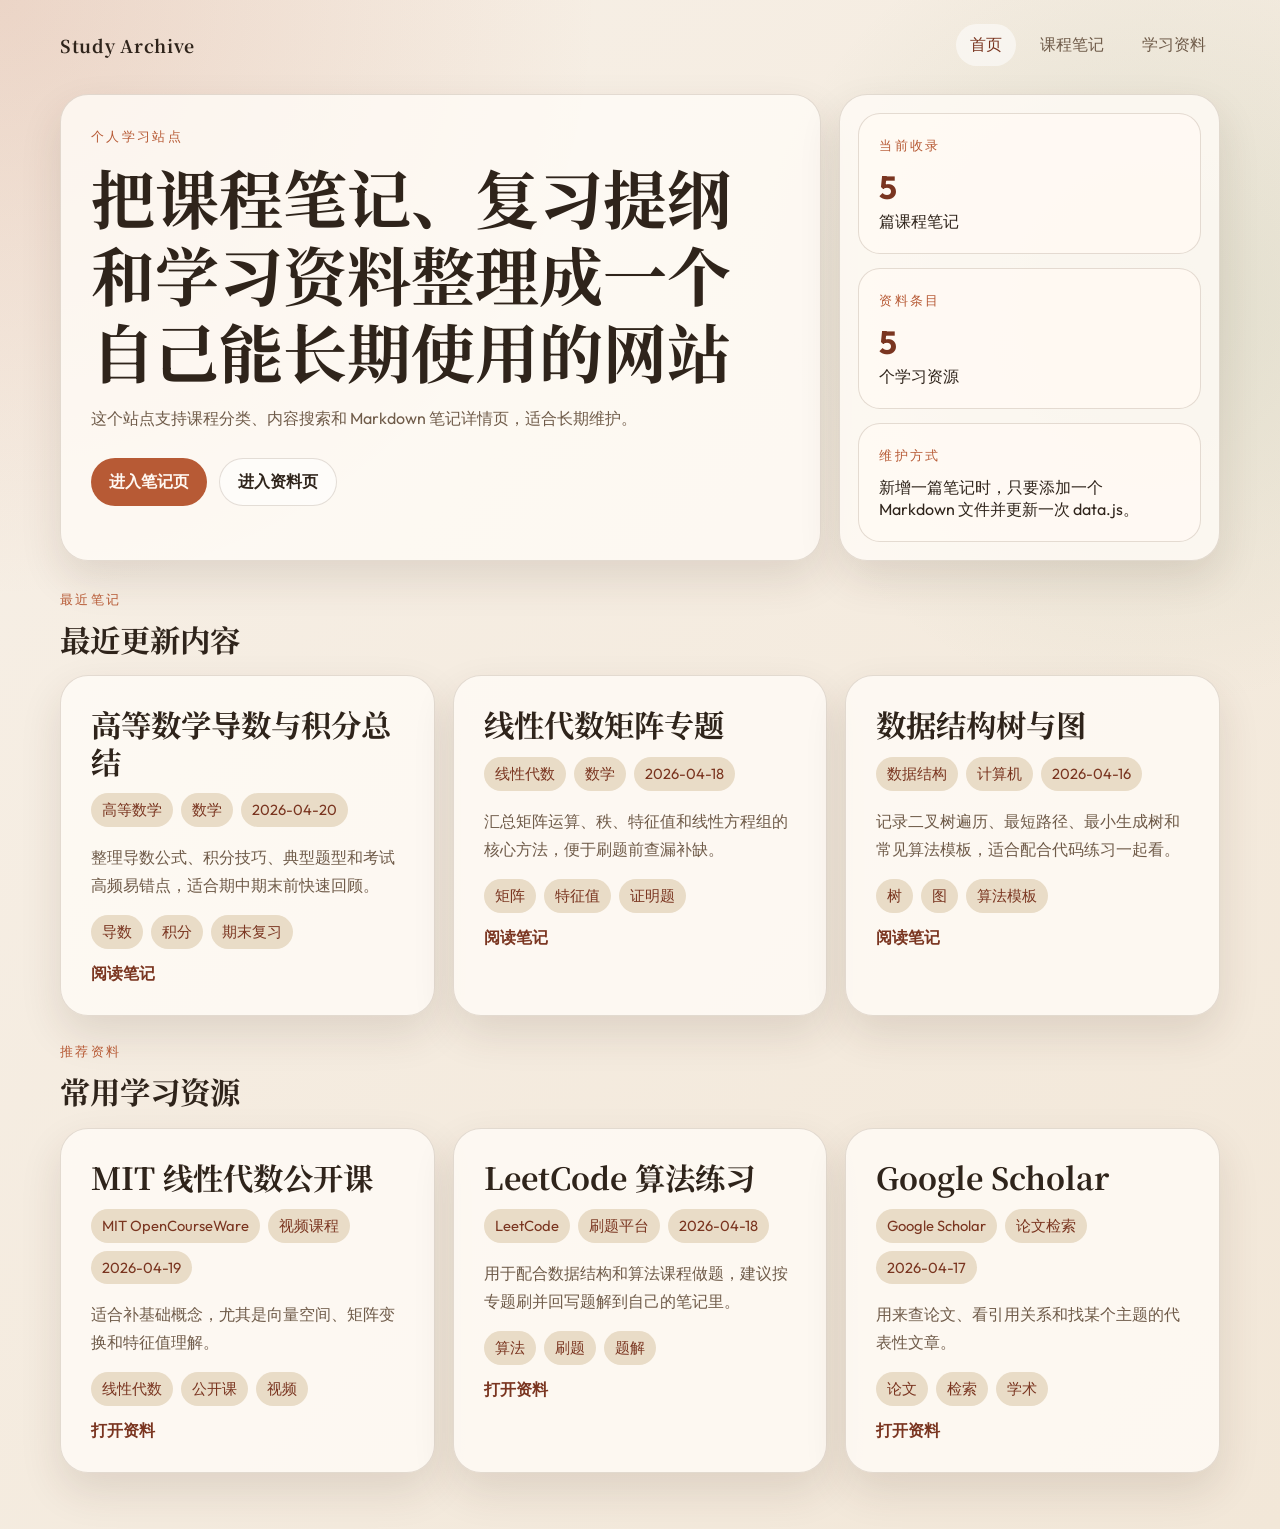
<file: index.html>
<!DOCTYPE html>
<html lang="zh-CN">
<head>
  <meta charset="UTF-8">
  <meta name="viewport" content="width=device-width, initial-scale=1.0">
  <title>学习资料库</title>
  <link rel="preconnect" href="https://fonts.googleapis.com">
  <link rel="preconnect" href="https://fonts.gstatic.com" crossorigin>
  <link href="https://fonts.googleapis.com/css2?family=Noto+Serif+SC:wght@400;600;700&family=Outfit:wght@400;500;600;700&display=swap" rel="stylesheet">
  <link rel="stylesheet" href="styles.css">
</head>
<body>
  <div class="page-shell">
    <header class="hero">
      <nav class="topbar">
        <div class="brand">Study Archive</div>
        <div class="nav-links">
          <a class="active" href="index.html">首页</a>
          <a href="notes.html">课程笔记</a>
          <a href="resources.html">学习资料</a>
        </div>
      </nav>

      <section class="hero-panel">
        <div class="hero-copy">
          <p class="eyebrow">个人学习站点</p>
          <h1>把课程笔记、复习提纲和学习资料整理成一个自己能长期使用的网站</h1>
          <p class="hero-text">这个站点支持课程分类、内容搜索和 Markdown 笔记详情页，适合长期维护。</p>
          <div class="hero-actions">
            <a class="button primary" href="notes.html">进入笔记页</a>
            <a class="button secondary" href="resources.html">进入资料页</a>
          </div>
        </div>

        <aside class="hero-side">
          <div class="mini-card">
            <p class="mini-label">当前收录</p>
            <strong id="note-count">0</strong>
            <span>篇课程笔记</span>
          </div>
          <div class="mini-card">
            <p class="mini-label">资料条目</p>
            <strong id="resource-count">0</strong>
            <span>个学习资源</span>
          </div>
          <div class="mini-card">
            <p class="mini-label">维护方式</p>
            <span>新增一篇笔记时，只要添加一个 Markdown 文件并更新一次 data.js。</span>
          </div>
        </aside>
      </section>
    </header>

    <main>
      <section class="section-heading">
        <p class="eyebrow">最近笔记</p>
        <h2>最近更新内容</h2>
      </section>
      <section id="latest-notes" class="card-list"></section>

      <section class="section-heading">
        <p class="eyebrow">推荐资料</p>
        <h2>常用学习资源</h2>
      </section>
      <section id="featured-resources" class="card-list"></section>
    </main>
  </div>

  <script src="data.js"></script>
  <script src="script.js"></script>
</body>
</html>
</file>
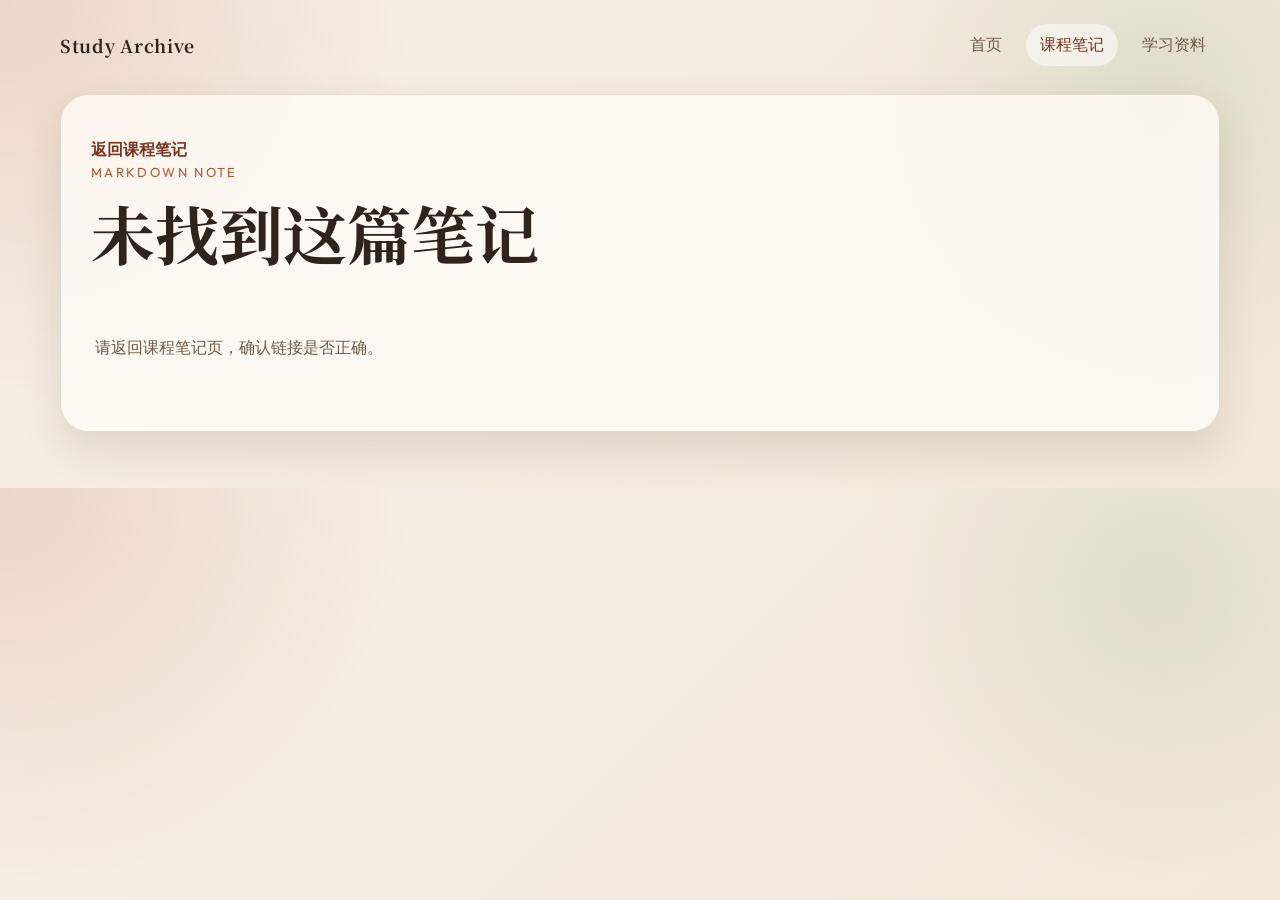
<file: note.html>
<!DOCTYPE html>
<html lang="zh-CN">
<head>
  <meta charset="UTF-8">
  <meta name="viewport" content="width=device-width, initial-scale=1.0">
  <title>笔记详情</title>
  <link rel="preconnect" href="https://fonts.googleapis.com">
  <link rel="preconnect" href="https://fonts.gstatic.com" crossorigin>
  <link href="https://fonts.googleapis.com/css2?family=Noto+Serif+SC:wght@400;600;700&family=Outfit:wght@400;500;600;700&display=swap" rel="stylesheet">
  <link rel="stylesheet" href="styles.css">
</head>
<body>
  <div class="page-shell">
    <nav class="topbar compact">
      <div class="brand">Study Archive</div>
      <div class="nav-links">
        <a href="index.html">首页</a>
        <a class="active" href="notes.html">课程笔记</a>
        <a href="resources.html">学习资料</a>
      </div>
    </nav>

    <main>
      <section class="note-shell">
        <a class="back-link" href="notes.html">返回课程笔记</a>
        <p class="eyebrow">Markdown Note</p>
        <h1 id="note-title">加载中...</h1>
        <div id="note-meta" class="meta-row"></div>
        <div id="note-tags" class="tag-row note-tags"></div>
        <p id="note-state" class="empty-state"></p>
        <article id="note-article" class="markdown-body"></article>
      </section>
    </main>
  </div>

  <script src="data.js"></script>
  <script src="script.js"></script>
</body>
</html>
</file>
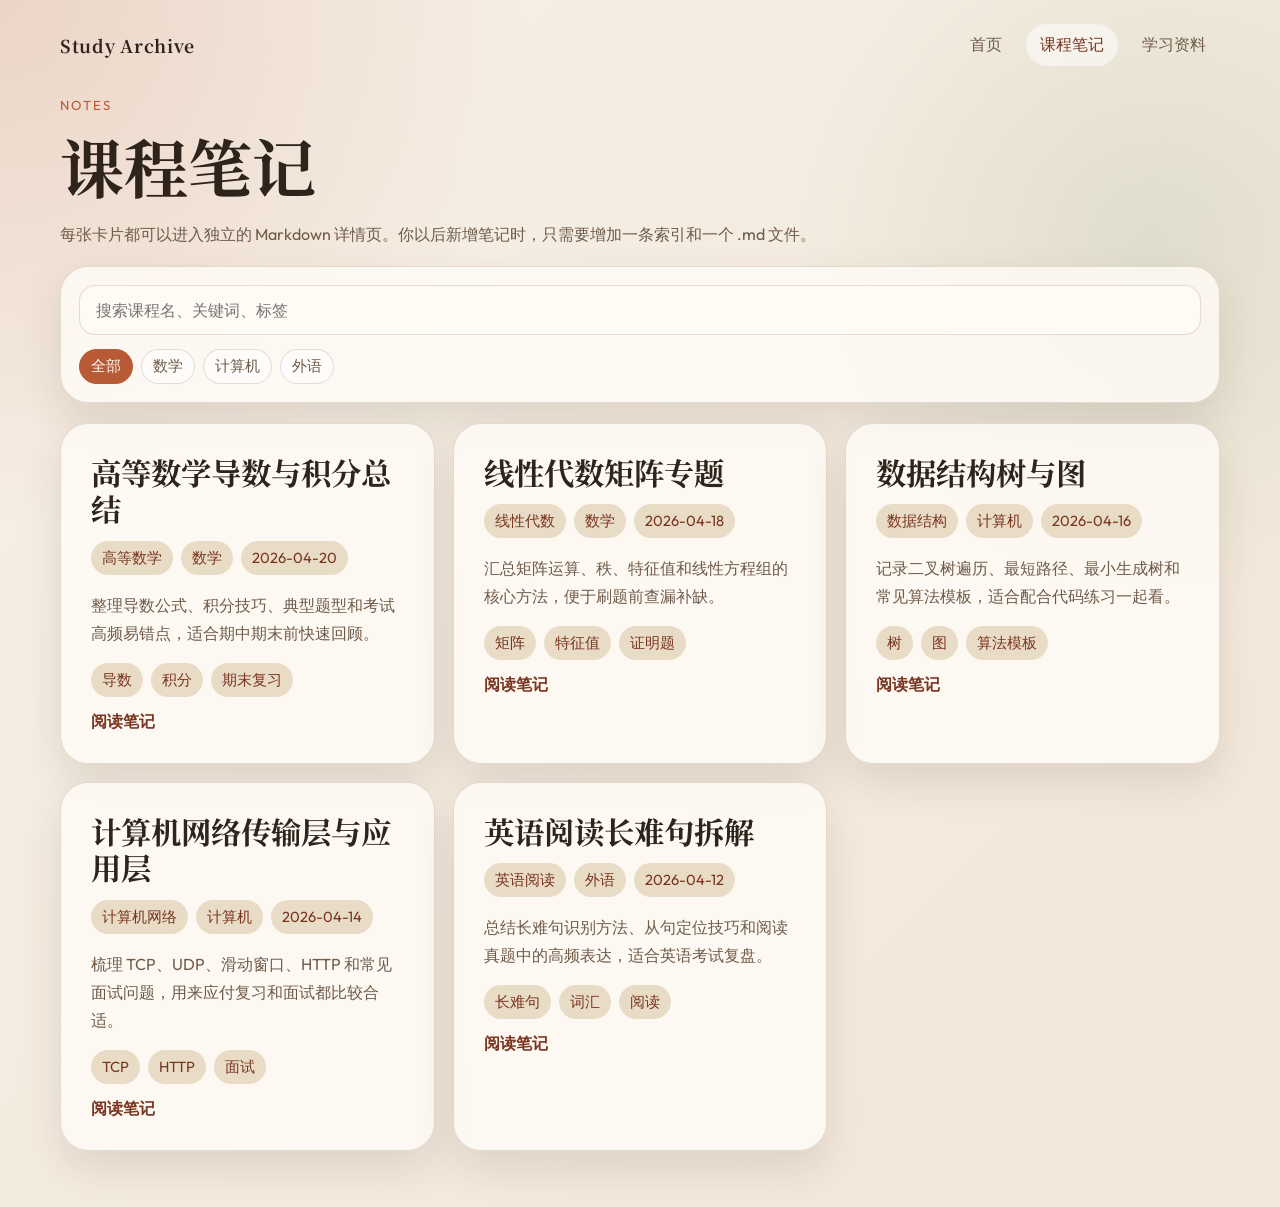
<file: notes.html>
<!DOCTYPE html>
<html lang="zh-CN">
<head>
  <meta charset="UTF-8">
  <meta name="viewport" content="width=device-width, initial-scale=1.0">
  <title>课程笔记</title>
  <link rel="preconnect" href="https://fonts.googleapis.com">
  <link rel="preconnect" href="https://fonts.gstatic.com" crossorigin>
  <link href="https://fonts.googleapis.com/css2?family=Noto+Serif+SC:wght@400;600;700&family=Outfit:wght@400;500;600;700&display=swap" rel="stylesheet">
  <link rel="stylesheet" href="styles.css">
</head>
<body>
  <div class="page-shell">
    <nav class="topbar compact">
      <div class="brand">Study Archive</div>
      <div class="nav-links">
        <a href="index.html">首页</a>
        <a class="active" href="notes.html">课程笔记</a>
        <a href="resources.html">学习资料</a>
      </div>
    </nav>

    <main>
      <section class="section-heading">
        <p class="eyebrow">Notes</p>
        <h1>课程笔记</h1>
        <p>每张卡片都可以进入独立的 Markdown 详情页。你以后新增笔记时，只需要增加一条索引和一个 .md 文件。</p>
      </section>

      <section class="toolbar">
        <input id="notes-search" class="search-input" type="search" placeholder="搜索课程名、关键词、标签">
        <div id="notes-filters" class="filter-row"></div>
      </section>

      <section id="notes-list" class="card-list"></section>
      <p id="notes-empty" class="empty-state hidden">没有匹配到内容，你可以修改关键词或者分类。</p>
    </main>
  </div>

  <script src="data.js"></script>
  <script src="script.js"></script>
</body>
</html>
</file>
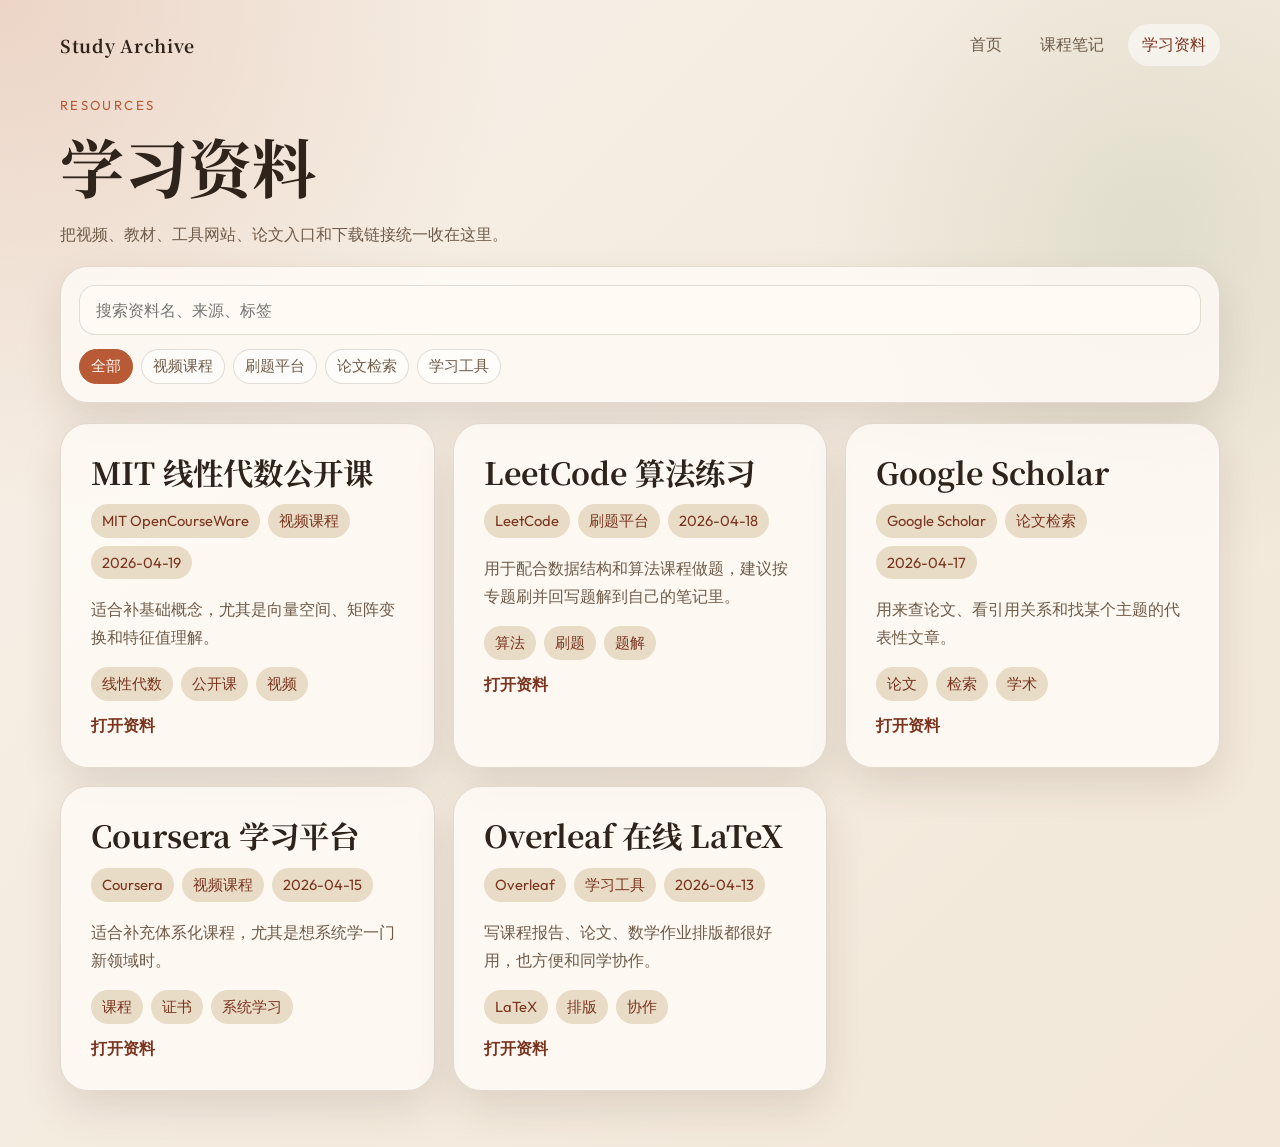
<file: resources.html>
<!DOCTYPE html>
<html lang="zh-CN">
<head>
  <meta charset="UTF-8">
  <meta name="viewport" content="width=device-width, initial-scale=1.0">
  <title>学习资料</title>
  <link rel="preconnect" href="https://fonts.googleapis.com">
  <link rel="preconnect" href="https://fonts.gstatic.com" crossorigin>
  <link href="https://fonts.googleapis.com/css2?family=Noto+Serif+SC:wght@400;600;700&family=Outfit:wght@400;500;600;700&display=swap" rel="stylesheet">
  <link rel="stylesheet" href="styles.css">
</head>
<body>
  <div class="page-shell">
    <nav class="topbar compact">
      <div class="brand">Study Archive</div>
      <div class="nav-links">
        <a href="index.html">首页</a>
        <a href="notes.html">课程笔记</a>
        <a class="active" href="resources.html">学习资料</a>
      </div>
    </nav>

    <main>
      <section class="section-heading">
        <p class="eyebrow">Resources</p>
        <h1>学习资料</h1>
        <p>把视频、教材、工具网站、论文入口和下载链接统一收在这里。</p>
      </section>

      <section class="toolbar">
        <input id="resources-search" class="search-input" type="search" placeholder="搜索资料名、来源、标签">
        <div id="resources-filters" class="filter-row"></div>
      </section>

      <section id="resources-list" class="card-list"></section>
      <p id="resources-empty" class="empty-state hidden">没有匹配到资料，可以换一个关键词试试。</p>
    </main>
  </div>

  <script src="data.js"></script>
  <script src="script.js"></script>
</body>
</html>
</file>
<file: styles.css>
:root {
  --bg: #f7f1e8;
  --paper: rgba(255, 252, 247, 0.8);
  --paper-strong: #fffaf3;
  --line: rgba(89, 58, 35, 0.16);
  --text: #2f241b;
  --muted: #6f5b49;
  --accent: #b75a35;
  --accent-dark: #7a3520;
  --chip: #e9dcc7;
  --shadow: 0 18px 42px rgba(69, 45, 28, 0.12);
}

* { box-sizing: border-box; }
body {
  margin: 0;
  color: var(--text);
  font-family: "Outfit", sans-serif;
  background:
    radial-gradient(circle at top left, rgba(183, 90, 53, 0.18), transparent 30%),
    radial-gradient(circle at 90% 20%, rgba(120, 150, 106, 0.16), transparent 24%),
    linear-gradient(135deg, #f7f0e7 0%, #f2e7d8 100%);
}
a { color: inherit; text-decoration: none; }
.page-shell { width: min(1160px, calc(100% - 32px)); margin: 0 auto; padding: 24px 0 56px; }
.topbar { display: flex; justify-content: space-between; align-items: center; gap: 16px; margin-bottom: 28px; }
.brand { font-family: "Noto Serif SC", serif; font-size: 1.1rem; font-weight: 700; letter-spacing: 0.04em; }
.nav-links { display: flex; flex-wrap: wrap; gap: 10px; }
.nav-links a { padding: 10px 14px; border-radius: 999px; color: var(--muted); }
.nav-links a:hover, .nav-links a.active { background: rgba(255, 255, 255, 0.54); color: var(--accent-dark); }
.hero { min-height: 60vh; }
.hero-panel { display: grid; grid-template-columns: minmax(0, 1.6fr) minmax(280px, 0.8fr); gap: 18px; }
.hero-copy, .hero-side, .card, .toolbar, .note-shell { border: 1px solid var(--line); border-radius: 28px; background: var(--paper); box-shadow: var(--shadow); }
.hero-copy, .card, .note-shell { padding: 30px; }
.hero-side { display: grid; gap: 14px; padding: 18px; align-content: start; }
.mini-card { padding: 20px; border-radius: 22px; background: rgba(255, 250, 243, 0.88); border: 1px solid var(--line); }
.mini-card strong { display: block; margin: 4px 0; font-size: 2rem; color: var(--accent-dark); }
.mini-label, .eyebrow { margin: 0 0 10px; text-transform: uppercase; letter-spacing: 0.18em; font-size: 0.82rem; color: var(--accent); }
h1, h2 { margin: 0 0 14px; font-family: "Noto Serif SC", serif; line-height: 1.2; }
h1 { font-size: clamp(2.2rem, 5vw, 4rem); }
h2 { font-size: clamp(1.3rem, 2.5vw, 1.9rem); }
p, li { color: var(--muted); line-height: 1.75; }
.hero-actions { display: flex; flex-wrap: wrap; gap: 12px; margin-top: 26px; }
.button { display: inline-flex; align-items: center; justify-content: center; padding: 12px 18px; border-radius: 999px; font-weight: 600; }
.button.primary { background: var(--accent); color: #fff8f2; }
.button.secondary { border: 1px solid var(--line); background: rgba(255, 255, 255, 0.56); }
.card-list { display: grid; grid-template-columns: repeat(auto-fit, minmax(280px, 1fr)); gap: 18px; }
.section-heading { margin: 24px 0 18px; }
.toolbar { display: grid; gap: 14px; padding: 18px; margin-bottom: 20px; }
.search-input { width: 100%; padding: 14px 16px; border: 1px solid var(--line); border-radius: 16px; outline: none; font: inherit; color: var(--text); background: var(--paper-strong); }
.filter-row, .tag-row, .meta-row { display: flex; flex-wrap: wrap; gap: 8px; }
.filter-chip, .tag, .meta-chip { padding: 7px 11px; border-radius: 999px; font-size: 0.92rem; }
.filter-chip { border: 1px solid var(--line); background: rgba(255, 255, 255, 0.6); color: var(--muted); cursor: pointer; }
.filter-chip.active { background: var(--accent); border-color: var(--accent); color: #fff8f2; }
.tag, .meta-chip { background: var(--chip); color: var(--accent-dark); }
.card-header { display: flex; justify-content: space-between; gap: 12px; align-items: flex-start; }
.card-link, .back-link { display: inline-block; margin-top: 14px; color: var(--accent-dark); font-weight: 600; }
.empty-state { padding: 18px 4px; color: var(--muted); }
.hidden { display: none; }
.note-tags { margin: 14px 0 4px; }
.markdown-body { margin-top: 22px; color: var(--text); }
.markdown-body h2, .markdown-body h3, .markdown-body h4 { margin-top: 30px; margin-bottom: 12px; }
.markdown-body p, .markdown-body li { color: var(--text); }
.markdown-body ul { padding-left: 22px; }
.markdown-body code { padding: 2px 6px; border-radius: 8px; background: rgba(111, 91, 73, 0.12); font-family: Consolas, monospace; font-size: 0.95em; }
.markdown-body pre { overflow-x: auto; padding: 16px; border-radius: 18px; background: #2b2119; color: #f8efe4; }
.markdown-body pre code { padding: 0; background: transparent; color: inherit; }
.markdown-body a { color: var(--accent-dark); text-decoration: underline; }
@media (max-width: 860px) { .hero-panel { grid-template-columns: 1fr; } }
@media (max-width: 720px) {
  .topbar, .topbar.compact { flex-direction: column; align-items: flex-start; }
  .hero-copy, .card, .toolbar, .note-shell { padding: 20px; }
}
</file>
